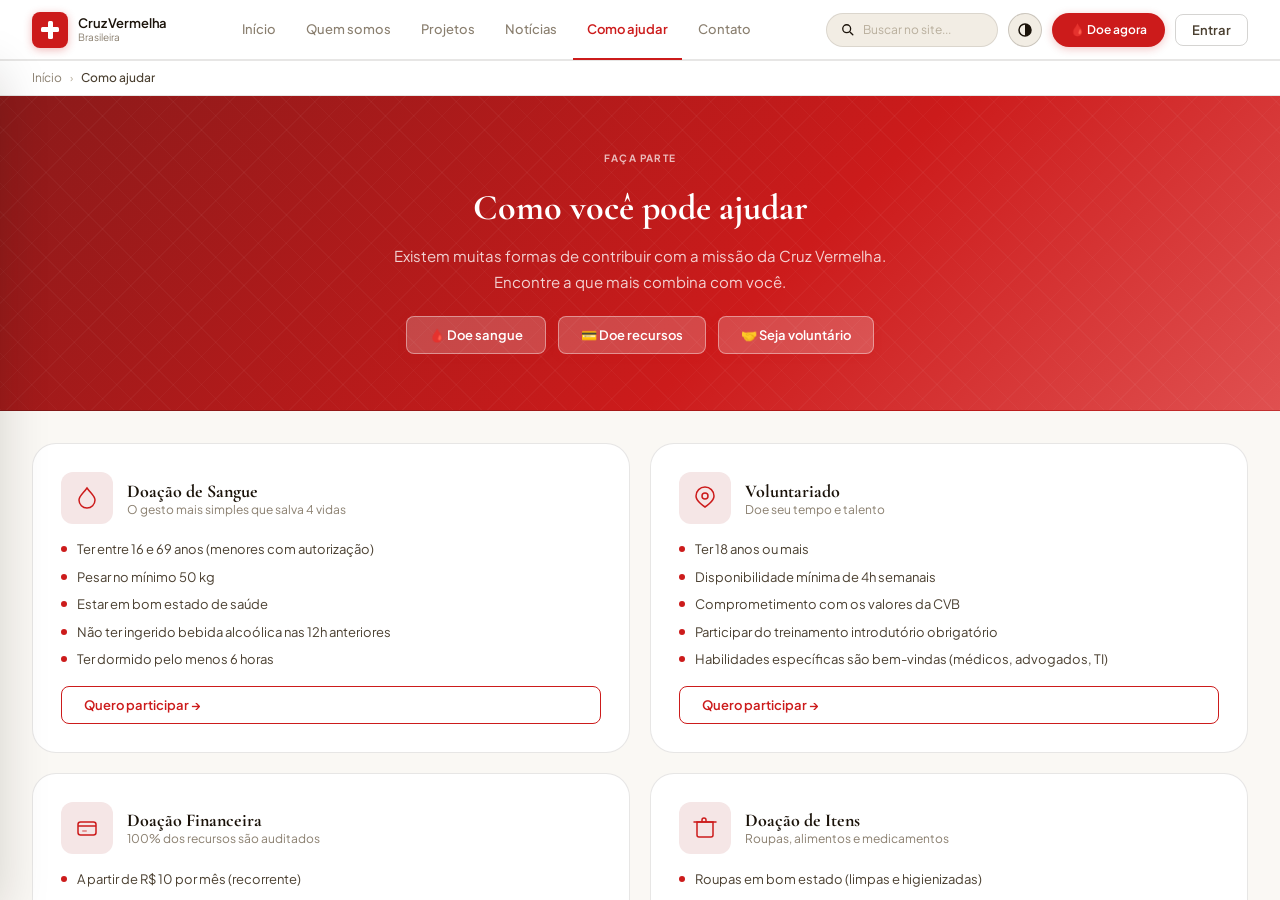
<file: pages/como-ajudar.html>
<!DOCTYPE html>
<html lang="pt-BR">
<head>
  <meta charset="UTF-8">
  <meta name="viewport" content="width=device-width, initial-scale=1.0">
  <title>Como Ajudar — Cruz Vermelha Brasileira</title>
  <link rel="preconnect" href="https://fonts.googleapis.com">
  <link rel="preconnect" href="https://fonts.gstatic.com" crossorigin>
  <link href="https://fonts.googleapis.com/css2?family=Cormorant+Garamond:ital,wght@0,400;0,600;0,700;1,400;1,600&family=Plus+Jakarta+Sans:wght@300;400;500;600;700&display=swap" rel="stylesheet">
  <link rel="stylesheet" href="../css/style.css">
</head>
<body>
<div id="transition"></div>
<div id="modal-overlay" role="dialog" aria-modal="true">
  <div class="modal">
    <div class="modal-header">
      <div><div class="modal-title">Como você quer ajudar?</div><div class="modal-subtitle">Toda doação salva vidas</div></div>
      <div class="modal-close" id="modal-close">×</div>
    </div>
    <div class="modal-tabs">
      <div class="modal-tab active" data-tab="sangue">🩸 Doação de Sangue</div>
      <div class="modal-tab" data-tab="financeiro">💳 Doação Financeira</div>
    </div>
    <div class="modal-body">
      <div class="modal-panel active" id="modal-panel-sangue">
        <div class="modal-row">
          <div class="modal-field"><div class="modal-label">Nome completo *</div><input class="modal-input" type="text" placeholder="Seu nome completo"></div>
          <div class="modal-field"><div class="modal-label">Data de nascimento *</div><input class="modal-input" type="date"></div>
        </div>
        <div class="modal-row">
          <div class="modal-field"><div class="modal-label">Tipo sanguíneo</div><select class="modal-select"><option>Selecione</option><option>A+</option><option>A-</option><option>B+</option><option>B-</option><option>AB+</option><option>AB-</option><option>O+</option><option>O-</option></select></div>
          <div class="modal-field"><div class="modal-label">Telefone *</div><input class="modal-input" type="tel" placeholder="(11) 99999-0000"></div>
        </div>
        <div class="modal-hint">✓ Respondemos em até 1 dia útil para confirmar seu agendamento.</div>
      </div>
      <div class="modal-panel" id="modal-panel-financeiro">
        <div class="modal-field"><div class="modal-label">Valor da doação</div><div class="amount-pills"><div class="amount-pill" onclick="selectPill(this)">R$ 25</div><div class="amount-pill selected" onclick="selectPill(this)">R$ 50</div><div class="amount-pill" onclick="selectPill(this)">R$ 100</div><div class="amount-pill" onclick="selectPill(this)">Outro valor</div></div></div>
        <div class="modal-hint">✓ Recibo de doação emitido automaticamente após confirmação.</div>
      </div>
    </div>
    <div class="modal-footer">
      <button class="btn-ghost" id="modal-cancel">Cancelar</button>
      <button class="btn-primary">Confirmar doação →</button>
    </div>
  </div>
</div>
<!-- POPUP DE CONFIRMAÇÃO -->
<div id="confirm-overlay" role="dialog" aria-modal="true" aria-labelledby="confirm-title">
  <div class="confirm-popup" id="confirm-popup">
    <!-- Conteúdo injetado via JS -->
  </div>
</div>

<div id="drawer-overlay"></div>
<div id="mobile-drawer">
  <nav class="drawer-nav" id="drawer-nav"></nav>
  <div class="drawer-actions">
    <button class="btn-primary" style="width:100%;justify-content:center;" data-modal="true">🩸 Doe sangue</button>
  </div>
</div>
<div id="app"></div>
<script>window._initialRoute = 'como-ajudar';</script>
<script src="../js/pages.js"></script>
<script src="../js/app.js"></script>
</body>
</html>
</file>
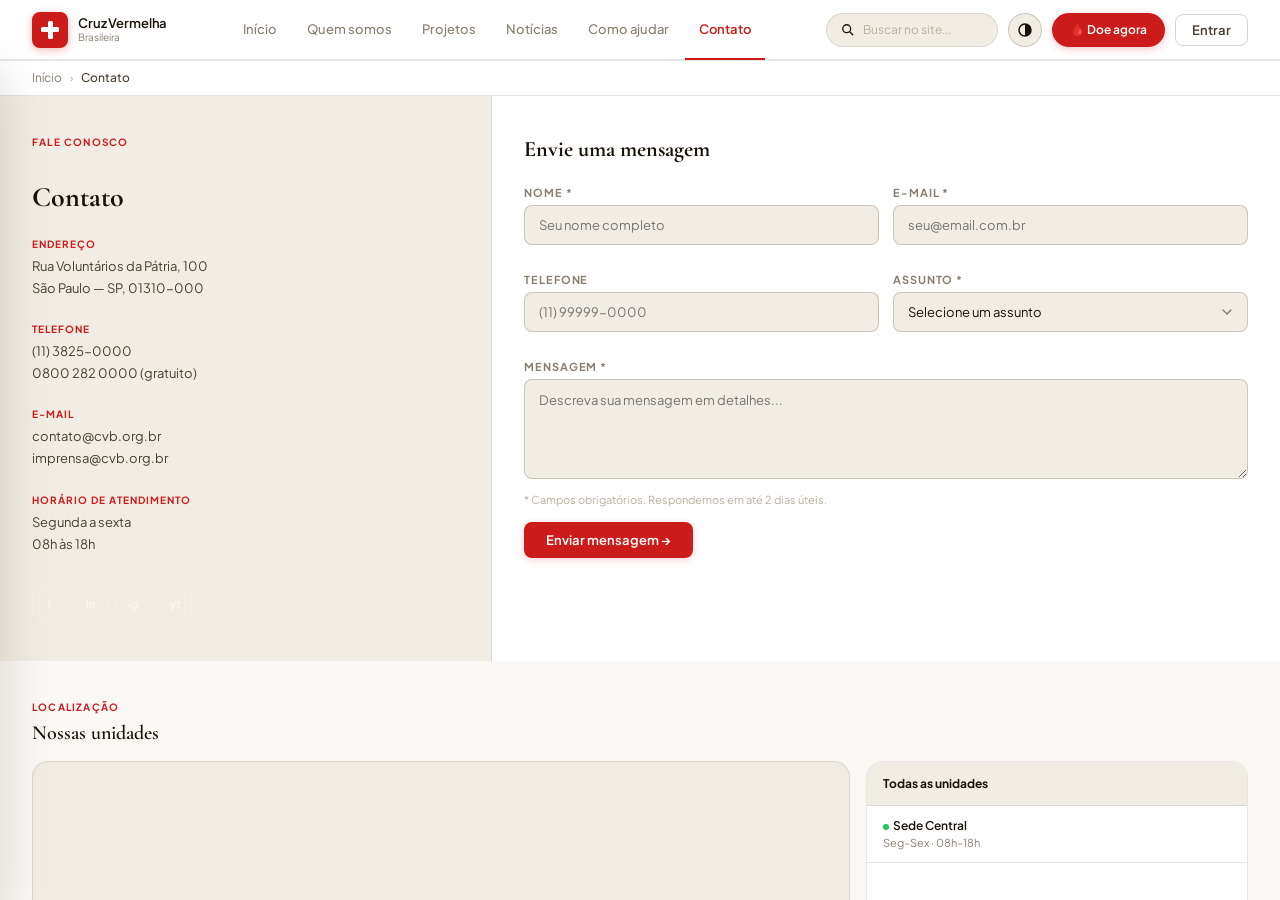
<file: pages/contato.html>
<!DOCTYPE html>
<html lang="pt-BR">
<head>
  <meta charset="UTF-8">
  <meta name="viewport" content="width=device-width, initial-scale=1.0">
  <title>Contato — Cruz Vermelha Brasileira</title>
  <link rel="preconnect" href="https://fonts.googleapis.com">
  <link rel="preconnect" href="https://fonts.gstatic.com" crossorigin>
  <link href="https://fonts.googleapis.com/css2?family=Cormorant+Garamond:ital,wght@0,400;0,600;0,700;1,400;1,600&family=Plus+Jakarta+Sans:wght@300;400;500;600;700&display=swap" rel="stylesheet">
  <link rel="stylesheet" href="../css/style.css">
</head>
<body>
<div id="transition"></div>
<div id="modal-overlay" role="dialog" aria-modal="true">
  <div class="modal">
    <div class="modal-header">
      <div><div class="modal-title">Como você quer ajudar?</div><div class="modal-subtitle">Toda doação salva vidas</div></div>
      <div class="modal-close" id="modal-close">×</div>
    </div>
    <div class="modal-tabs">
      <div class="modal-tab active" data-tab="sangue">🩸 Doação de Sangue</div>
      <div class="modal-tab" data-tab="financeiro">💳 Doação Financeira</div>
    </div>
    <div class="modal-body">
      <div class="modal-panel active" id="modal-panel-sangue">
        <div class="modal-row">
          <div class="modal-field"><div class="modal-label">Nome completo *</div><input class="modal-input" type="text" placeholder="Seu nome completo"></div>
          <div class="modal-field"><div class="modal-label">Data de nascimento *</div><input class="modal-input" type="date"></div>
        </div>
        <div class="modal-row">
          <div class="modal-field"><div class="modal-label">Tipo sanguíneo</div><select class="modal-select"><option>Selecione</option><option>A+</option><option>A-</option><option>B+</option><option>B-</option><option>AB+</option><option>AB-</option><option>O+</option><option>O-</option></select></div>
          <div class="modal-field"><div class="modal-label">Telefone *</div><input class="modal-input" type="tel" placeholder="(11) 99999-0000"></div>
        </div>
        <div class="modal-hint">✓ Respondemos em até 1 dia útil para confirmar seu agendamento.</div>
      </div>
      <div class="modal-panel" id="modal-panel-financeiro">
        <div class="modal-field"><div class="modal-label">Valor da doação</div><div class="amount-pills"><div class="amount-pill" onclick="selectPill(this)">R$ 25</div><div class="amount-pill selected" onclick="selectPill(this)">R$ 50</div><div class="amount-pill" onclick="selectPill(this)">R$ 100</div><div class="amount-pill" onclick="selectPill(this)">Outro valor</div></div></div>
        <div class="modal-hint">✓ Recibo de doação emitido automaticamente após confirmação.</div>
      </div>
    </div>
    <div class="modal-footer">
      <button class="btn-ghost" id="modal-cancel">Cancelar</button>
      <button class="btn-primary">Confirmar doação →</button>
    </div>
  </div>
</div>
<div id="drawer-overlay"></div>
<div id="mobile-drawer">
  <nav class="drawer-nav" id="drawer-nav"></nav>
  <div class="drawer-actions">
    <button class="btn-primary" style="width:100%;justify-content:center;" data-modal="true">🩸 Doe sangue</button>
  </div>
</div>
<div id="app"></div>
<script>window._initialRoute = 'contato';</script>
<script src="../js/pages.js"></script>
<script src="../js/app.js"></script>
</body>
</html>
</file>
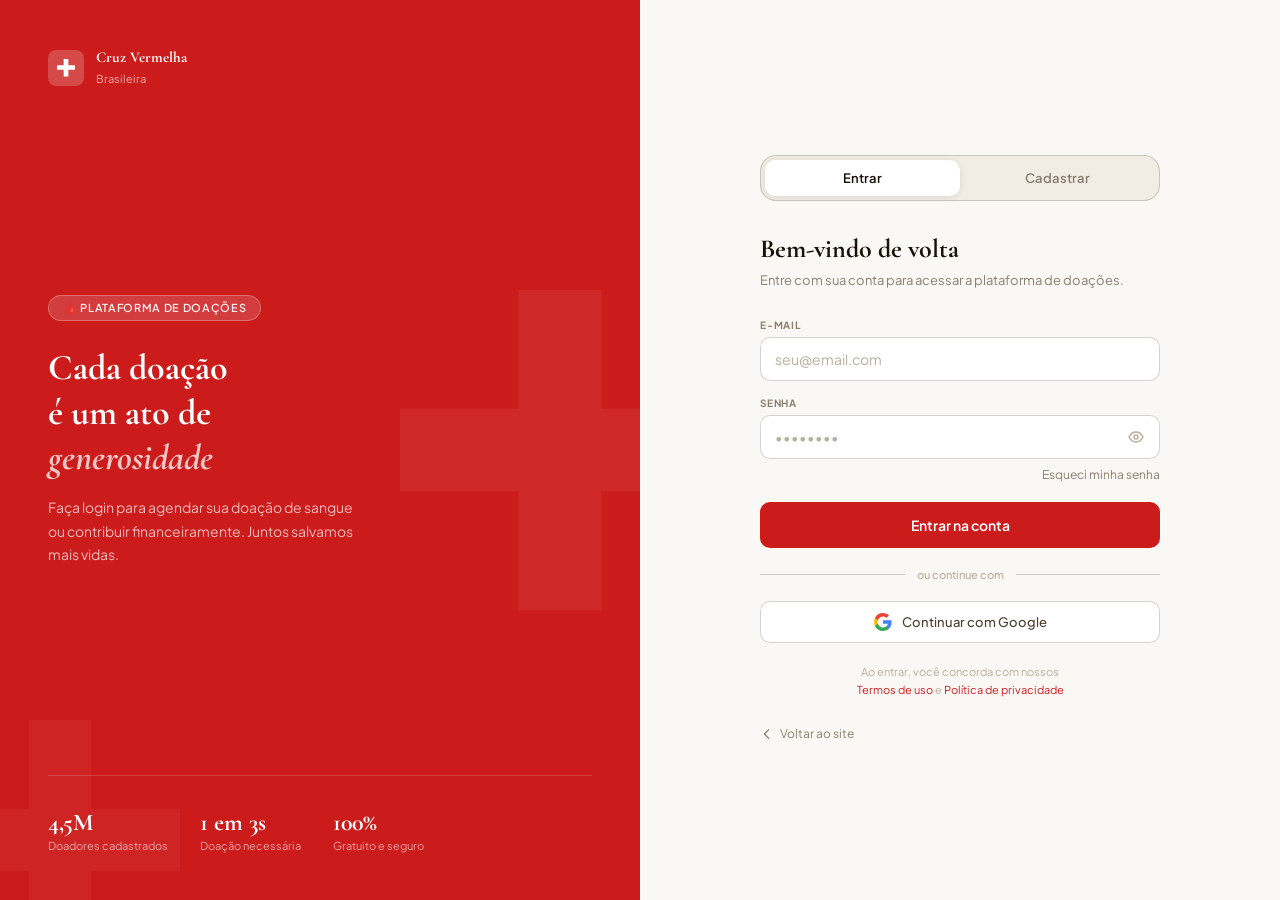
<file: pages/login.html>
<!DOCTYPE html>
<html lang="pt-BR">
<head>
  <meta charset="UTF-8">
  <meta name="viewport" content="width=device-width, initial-scale=1.0">
  <title>Entrar — Cruz Vermelha Brasileira</title>
  <link rel="preconnect" href="https://fonts.googleapis.com">
  <link rel="preconnect" href="https://fonts.gstatic.com" crossorigin>
  <link href="https://fonts.googleapis.com/css2?family=Cormorant+Garamond:ital,wght@0,400;0,600;0,700;1,400;1,600&family=Plus+Jakarta+Sans:wght@300;400;500;600;700&display=swap" rel="stylesheet">
  <style>
    *, *::before, *::after { box-sizing: border-box; margin: 0; padding: 0; }

    :root {
      --red:       #CC1B1B;
      --red-dark:  #A31515;
      --red-light: #F5E6E6;
      --red-mid:   #E8C4C4;
      --cream:     #FAF8F4;
      --cream2:    #F2EDE4;
      --cream3:    #E8E0D0;
      --ink:       #1A1209;
      --ink2:      #4A3F30;
      --ink3:      #8A7F6F;
      --ink4:      #B8AE9C;
      --white:     #FFFFFF;
      --border:    rgba(26,18,9,0.10);
      --border2:   rgba(26,18,9,0.18);
      --shadow-lg: 0 12px 48px rgba(26,18,9,0.16);
      --r:         10px;
      --r-lg:      16px;
      --r-xl:      24px;
      --font-disp: 'Cormorant Garamond', Georgia, serif;
      --font-body: 'Plus Jakarta Sans', system-ui, sans-serif;
    }

    html, body {
      width: 100%; min-height: 100%;
      font-family: var(--font-body);
      background: var(--cream);
      color: var(--ink);
    }

    /* ── LAYOUT SPLIT ── */
    .login-page {
      display: grid;
      grid-template-columns: 1fr 1fr;
      min-height: 100vh;
    }

    /* ── PAINEL ESQUERDO ── */
    .login-left {
      background: var(--red);
      position: relative;
      display: flex;
      flex-direction: column;
      justify-content: space-between;
      padding: 48px;
      overflow: hidden;
    }

    /* Cruz decorativa de fundo */
    .login-left::before {
      content: '';
      position: absolute;
      right: -80px; top: 50%;
      transform: translateY(-50%);
      width: 320px; height: 320px;
      background: rgba(255,255,255,0.06);
      clip-path: polygon(
        37% 0%, 63% 0%, 63% 37%, 100% 37%,
        100% 63%, 63% 63%, 63% 100%, 37% 100%,
        37% 63%, 0% 63%, 0% 37%, 37% 37%
      );
      animation: rotateSlow 40s linear infinite;
    }
    .login-left::after {
      content: '';
      position: absolute;
      left: -60px; bottom: -60px;
      width: 240px; height: 240px;
      background: rgba(255,255,255,0.04);
      clip-path: polygon(
        37% 0%, 63% 0%, 63% 37%, 100% 37%,
        100% 63%, 63% 63%, 63% 100%, 37% 100%,
        37% 63%, 0% 63%, 0% 37%, 37% 37%
      );
    }
    @keyframes rotateSlow {
      to { transform: translateY(-50%) rotate(360deg); }
    }

    .left-logo {
      display: flex;
      align-items: center;
      gap: 12px;
      text-decoration: none;
      position: relative; z-index: 1;
    }
    .left-logo-box {
      width: 36px; height: 36px;
      background: rgba(255,255,255,0.2);
      border-radius: 8px;
      display: flex; align-items: center; justify-content: center;
      flex-shrink: 0;
    }
    .left-logo-cross {
      width: 18px; height: 18px;
      background: white;
      clip-path: polygon(
        37% 0%, 63% 0%, 63% 37%, 100% 37%,
        100% 63%, 63% 63%, 63% 100%, 37% 100%,
        37% 63%, 0% 63%, 0% 37%, 37% 37%
      );
    }
    .left-logo-text strong {
      display: block;
      font-family: var(--font-disp);
      font-size: 15px;
      color: white;
      font-weight: 700;
    }
    .left-logo-text span {
      font-size: 11px;
      color: rgba(255,255,255,0.65);
    }

    .left-hero {
      position: relative; z-index: 1;
    }
    .left-tag {
      display: inline-flex;
      align-items: center;
      gap: 6px;
      background: rgba(255,255,255,0.15);
      border: 1px solid rgba(255,255,255,0.25);
      border-radius: 24px;
      padding: 5px 14px;
      font-size: 11px;
      font-weight: 600;
      color: rgba(255,255,255,0.9);
      letter-spacing: 0.06em;
      text-transform: uppercase;
      margin-bottom: 24px;
    }
    .left-title {
      font-family: var(--font-disp);
      font-size: 36px;
      font-weight: 700;
      color: white;
      line-height: 1.25;
      margin-bottom: 16px;
    }
    .left-title em {
      font-style: italic;
      color: rgba(255,255,255,0.75);
    }
    .left-desc {
      font-size: 14px;
      color: rgba(255,255,255,0.7);
      line-height: 1.7;
      max-width: 320px;
    }

    .left-stats {
      display: flex;
      gap: 32px;
      position: relative; z-index: 1;
      padding-top: 32px;
      border-top: 1px solid rgba(255,255,255,0.15);
    }
    .left-stat-value {
      font-family: var(--font-disp);
      font-size: 24px;
      font-weight: 700;
      color: white;
    }
    .left-stat-label {
      font-size: 11px;
      color: rgba(255,255,255,0.6);
      margin-top: 2px;
    }

    /* ── PAINEL DIREITO ── */
    .login-right {
      display: flex;
      flex-direction: column;
      justify-content: center;
      align-items: center;
      padding: 48px 40px;
      background: var(--cream);
    }

    .login-card {
      width: 100%;
      max-width: 400px;
    }

    /* Tabs: Entrar / Cadastrar */
    .auth-tabs {
      display: flex;
      background: var(--cream2);
      border: 1px solid var(--border2);
      border-radius: var(--r-lg);
      padding: 4px;
      margin-bottom: 32px;
    }
    .auth-tab {
      flex: 1;
      text-align: center;
      padding: 10px;
      font-size: 13px;
      font-weight: 600;
      color: var(--ink3);
      border-radius: 10px;
      cursor: pointer;
      transition: all 0.2s;
      user-select: none;
    }
    .auth-tab.active {
      background: var(--white);
      color: var(--ink);
      box-shadow: 0 1px 6px rgba(26,18,9,0.10);
    }

    /* Painéis */
    .auth-panel { display: none; }
    .auth-panel.active { display: block; }

    .form-title {
      font-family: var(--font-disp);
      font-size: 26px;
      font-weight: 700;
      color: var(--ink);
      margin-bottom: 6px;
    }
    .form-subtitle {
      font-size: 13px;
      color: var(--ink3);
      margin-bottom: 28px;
      line-height: 1.6;
    }

    .field {
      margin-bottom: 16px;
    }
    .field-label {
      display: block;
      font-size: 10px;
      font-weight: 700;
      color: var(--ink3);
      text-transform: uppercase;
      letter-spacing: 0.08em;
      margin-bottom: 6px;
    }
    .field-input {
      width: 100%;
      padding: 12px 14px;
      background: var(--white);
      border: 1.5px solid var(--border2);
      border-radius: var(--r);
      font-family: var(--font-body);
      font-size: 14px;
      color: var(--ink);
      transition: border-color 0.15s, box-shadow 0.15s;
      outline: none;
    }
    .field-input::placeholder { color: var(--ink4); }
    .field-input:focus {
      border-color: var(--red);
      box-shadow: 0 0 0 3px rgba(204,27,27,0.10);
    }
    .field-input.error {
      border-color: var(--red);
      background: var(--red-light);
    }

    .field-row {
      display: grid;
      grid-template-columns: 1fr 1fr;
      gap: 12px;
    }

    .password-wrap {
      position: relative;
    }
    .password-wrap .field-input {
      padding-right: 42px;
    }
    .toggle-pass {
      position: absolute;
      right: 12px; top: 50%;
      transform: translateY(-50%);
      background: none;
      border: none;
      cursor: pointer;
      color: var(--ink4);
      padding: 4px;
      display: flex; align-items: center;
      transition: color 0.15s;
    }
    .toggle-pass:hover { color: var(--ink2); }

    .forgot-link {
      display: block;
      text-align: right;
      font-size: 12px;
      color: var(--ink3);
      text-decoration: none;
      margin-top: -8px;
      margin-bottom: 20px;
      transition: color 0.15s;
    }
    .forgot-link:hover { color: var(--red); }

    /* Mensagem de erro */
    .error-msg {
      display: none;
      align-items: center;
      gap: 8px;
      background: var(--red-light);
      border: 1px solid var(--red-mid);
      border-radius: var(--r);
      padding: 10px 14px;
      font-size: 12px;
      color: var(--red-dark);
      font-weight: 500;
      margin-bottom: 16px;
    }
    .error-msg.visible { display: flex; }

    /* Botão principal */
    .btn-login {
      width: 100%;
      padding: 14px;
      background: var(--red);
      color: white;
      border: none;
      border-radius: var(--r);
      font-family: var(--font-body);
      font-size: 14px;
      font-weight: 600;
      cursor: pointer;
      transition: background 0.15s, transform 0.15s, box-shadow 0.15s;
      display: flex; align-items: center; justify-content: center; gap: 8px;
    }
    .btn-login:hover {
      background: var(--red-dark);
      transform: translateY(-1px);
      box-shadow: 0 4px 16px rgba(204,27,27,0.28);
    }
    .btn-login:active { transform: translateY(0); }
    .btn-login:disabled {
      opacity: 0.6;
      cursor: not-allowed;
      transform: none;
    }

    /* Spinner */
    .spinner {
      width: 16px; height: 16px;
      border: 2px solid rgba(255,255,255,0.4);
      border-top-color: white;
      border-radius: 50%;
      animation: spin 0.7s linear infinite;
    }
    @keyframes spin { to { transform: rotate(360deg); } }

    /* Divider */
    .divider {
      display: flex;
      align-items: center;
      gap: 12px;
      margin: 20px 0;
      color: var(--ink4);
      font-size: 11px;
      font-weight: 500;
    }
    .divider::before, .divider::after {
      content: '';
      flex: 1;
      height: 1px;
      background: var(--border2);
    }

    /* Social */
    .btn-social {
      width: 100%;
      padding: 11px 14px;
      background: var(--white);
      border: 1.5px solid var(--border2);
      border-radius: var(--r);
      font-family: var(--font-body);
      font-size: 13px;
      font-weight: 500;
      color: var(--ink2);
      cursor: pointer;
      display: flex; align-items: center; justify-content: center; gap: 10px;
      transition: border-color 0.15s, background 0.15s;
      text-decoration: none;
    }
    .btn-social:hover { border-color: var(--ink3); background: var(--cream2); }
    .btn-social svg { flex-shrink: 0; }

    /* Termos */
    .terms-text {
      font-size: 11px;
      color: var(--ink4);
      text-align: center;
      margin-top: 20px;
      line-height: 1.6;
    }
    .terms-text a { color: var(--red); text-decoration: none; }
    .terms-text a:hover { text-decoration: underline; }

    /* Voltar ao site */
    .back-link {
      display: inline-flex;
      align-items: center;
      gap: 6px;
      font-size: 12px;
      color: var(--ink3);
      text-decoration: none;
      margin-top: 28px;
      transition: color 0.15s;
    }
    .back-link:hover { color: var(--ink); }

    /* Checkbox */
    .checkbox-wrap {
      display: flex;
      align-items: flex-start;
      gap: 10px;
      margin-bottom: 20px;
    }
    .checkbox-wrap input[type="checkbox"] {
      width: 16px; height: 16px;
      accent-color: var(--red);
      margin-top: 2px;
      flex-shrink: 0;
      cursor: pointer;
    }
    .checkbox-wrap label {
      font-size: 12px;
      color: var(--ink3);
      cursor: pointer;
      line-height: 1.5;
    }
    .checkbox-wrap label a { color: var(--red); text-decoration: none; }

    /* Animação de entrada */
    .login-card > * {
      animation: fadeUp 0.4s ease both;
    }
    .login-card > *:nth-child(1) { animation-delay: 0.05s; }
    .login-card > *:nth-child(2) { animation-delay: 0.10s; }
    .login-card > *:nth-child(3) { animation-delay: 0.15s; }
    @keyframes fadeUp {
      from { opacity: 0; transform: translateY(10px); }
      to   { opacity: 1; transform: translateY(0); }
    }

    /* ── RESPONSIVE ── */
    @media (max-width: 768px) {
      .login-page { grid-template-columns: 1fr; }
      .login-left { display: none; }
      .login-right { padding: 32px 24px; justify-content: flex-start; padding-top: 48px; }
    }
  </style>
</head>
<body>

<div class="login-page">

  <!-- ── PAINEL ESQUERDO ── -->
  <div class="login-left">
    <a href="../index.html" class="left-logo">
      <div class="left-logo-box"><div class="left-logo-cross"></div></div>
      <div class="left-logo-text">
        <strong>Cruz Vermelha</strong>
        <span>Brasileira</span>
      </div>
    </a>

    <div class="left-hero">
      <div class="left-tag">🩸 Plataforma de doações</div>
      <div class="left-title">
        Cada doação<br>é um ato de<br><em>generosidade</em>
      </div>
      <p class="left-desc">
        Faça login para agendar sua doação de sangue ou contribuir financeiramente. Juntos salvamos mais vidas.
      </p>
    </div>

    <div class="left-stats">
      <div>
        <div class="left-stat-value">4,5M</div>
        <div class="left-stat-label">Doadores cadastrados</div>
      </div>
      <div>
        <div class="left-stat-value">1 em 3s</div>
        <div class="left-stat-label">Doação necessária</div>
      </div>
      <div>
        <div class="left-stat-value">100%</div>
        <div class="left-stat-label">Gratuito e seguro</div>
      </div>
    </div>
  </div>

  <!-- ── PAINEL DIREITO ── -->
  <div class="login-right">
    <div class="login-card">

      <!-- Tabs -->
      <div class="auth-tabs">
        <div class="auth-tab active" data-panel="entrar">Entrar</div>
        <div class="auth-tab" data-panel="cadastrar">Cadastrar</div>
      </div>

      <!-- ═══ PAINEL: ENTRAR ═══ -->
      <div class="auth-panel active" id="panel-entrar">
        <div class="form-title">Bem-vindo de volta</div>
        <div class="form-subtitle">Entre com sua conta para acessar a plataforma de doações.</div>

        <div class="error-msg" id="login-error">
          <svg width="14" height="14" viewBox="0 0 16 16" fill="none">
            <circle cx="8" cy="8" r="7" stroke="currentColor" stroke-width="1.5"/>
            <path d="M8 5v4M8 11v.5" stroke="currentColor" stroke-width="1.5" stroke-linecap="round"/>
          </svg>
          E-mail ou senha incorretos. Tente novamente.
        </div>

        <div class="field">
          <label class="field-label" for="login-email">E-mail</label>
          <input class="field-input" id="login-email" type="email" placeholder="seu@email.com" autocomplete="email">
        </div>

        <div class="field">
          <label class="field-label" for="login-senha">Senha</label>
          <div class="password-wrap">
            <input class="field-input" id="login-senha" type="password" placeholder="••••••••" autocomplete="current-password">
            <button class="toggle-pass" type="button" onclick="togglePassword('login-senha', this)" aria-label="Mostrar senha">
              <svg width="16" height="16" viewBox="0 0 16 16" fill="none">
                <path d="M1 8s2.5-5 7-5 7 5 7 5-2.5 5-7 5-7-5-7-5z" stroke="currentColor" stroke-width="1.4"/>
                <circle cx="8" cy="8" r="2" stroke="currentColor" stroke-width="1.4"/>
              </svg>
            </button>
          </div>
        </div>

        <a href="#" class="forgot-link" onclick="showForgot(event)">Esqueci minha senha</a>

        <button class="btn-login" id="btn-entrar" onclick="handleLogin()">
          Entrar na conta
        </button>

        <div class="divider">ou continue com</div>

        <button class="btn-social" type="button">
          <svg width="18" height="18" viewBox="0 0 18 18">
            <path d="M17.64 9.2c0-.637-.057-1.251-.164-1.84H9v3.481h4.844c-.209 1.125-.843 2.078-1.796 2.716v2.259h2.908c1.702-1.567 2.684-3.875 2.684-6.615z" fill="#4285F4"/>
            <path d="M9 18c2.43 0 4.467-.806 5.956-2.184l-2.908-2.259c-.806.54-1.837.86-3.048.86-2.344 0-4.328-1.584-5.036-3.711H.957v2.332A8.997 8.997 0 0 0 9 18z" fill="#34A853"/>
            <path d="M3.964 10.706A5.41 5.41 0 0 1 3.682 9c0-.593.102-1.17.282-1.706V4.962H.957A8.996 8.996 0 0 0 0 9c0 1.452.348 2.827.957 4.038l3.007-2.332z" fill="#FBBC05"/>
            <path d="M9 3.58c1.321 0 2.508.454 3.44 1.345l2.582-2.58C13.463.891 11.426 0 9 0A8.997 8.997 0 0 0 .957 4.962L3.964 7.294C4.672 5.163 6.656 3.58 9 3.58z" fill="#EA4335"/>
          </svg>
          Continuar com Google
        </button>

        <p class="terms-text">
          Ao entrar, você concorda com nossos<br>
          <a href="#">Termos de uso</a> e <a href="#">Política de privacidade</a>
        </p>

        <a href="../index.html" class="back-link">
          <svg width="14" height="14" viewBox="0 0 16 16" fill="none">
            <path d="M10 3L5 8l5 5" stroke="currentColor" stroke-width="1.5" stroke-linecap="round" stroke-linejoin="round"/>
          </svg>
          Voltar ao site
        </a>
      </div>

      <!-- ═══ PAINEL: CADASTRAR ═══ -->
      <div class="auth-panel" id="panel-cadastrar">
        <div class="form-title">Criar conta</div>
        <div class="form-subtitle">Cadastre-se para agendar doações e acompanhar seu histórico.</div>

        <div class="field-row">
          <div class="field">
            <label class="field-label" for="cad-nome">Nome</label>
            <input class="field-input" id="cad-nome" type="text" placeholder="João">
          </div>
          <div class="field">
            <label class="field-label" for="cad-sobrenome">Sobrenome</label>
            <input class="field-input" id="cad-sobrenome" type="text" placeholder="Silva">
          </div>
        </div>

        <div class="field">
          <label class="field-label" for="cad-email">E-mail</label>
          <input class="field-input" id="cad-email" type="email" placeholder="seu@email.com">
        </div>

        <div class="field">
          <label class="field-label" for="cad-cpf">CPF</label>
          <input class="field-input" id="cad-cpf" type="text" placeholder="000.000.000-00" maxlength="14" oninput="maskCPF(this)">
        </div>

        <div class="field">
          <label class="field-label" for="cad-senha">Senha</label>
          <div class="password-wrap">
            <input class="field-input" id="cad-senha" type="password" placeholder="Mínimo 8 caracteres">
            <button class="toggle-pass" type="button" onclick="togglePassword('cad-senha', this)" aria-label="Mostrar senha">
              <svg width="16" height="16" viewBox="0 0 16 16" fill="none">
                <path d="M1 8s2.5-5 7-5 7 5 7 5-2.5 5-7 5-7-5-7-5z" stroke="currentColor" stroke-width="1.4"/>
                <circle cx="8" cy="8" r="2" stroke="currentColor" stroke-width="1.4"/>
              </svg>
            </button>
          </div>
        </div>

        <div class="checkbox-wrap">
          <input type="checkbox" id="cad-termos">
          <label for="cad-termos">
            Li e aceito os <a href="#">Termos de uso</a> e a <a href="#">Política de privacidade</a> da Cruz Vermelha Brasileira.
          </label>
        </div>

        <button class="btn-login" id="btn-cadastrar" onclick="handleCadastro()">
          Criar conta grátis
        </button>

        <a href="../index.html" class="back-link">
          <svg width="14" height="14" viewBox="0 0 16 16" fill="none">
            <path d="M10 3L5 8l5 5" stroke="currentColor" stroke-width="1.5" stroke-linecap="round" stroke-linejoin="round"/>
          </svg>
          Voltar ao site
        </a>
      </div>

    </div>
  </div>

</div>

<!-- MODAL DE SUCESSO PÓS-LOGIN -->
<div id="success-overlay" style="
  position:fixed; inset:0;
  background: rgba(26,18,9,0.5);
  backdrop-filter: blur(4px);
  z-index: 999;
  display:flex; align-items:center; justify-content:center;
  opacity:0; pointer-events:none;
  transition: opacity 0.3s;
">
  <div id="success-box" style="
    background: #fff;
    border-radius: 24px;
    padding: 40px 36px;
    max-width: 360px; width: 90%;
    text-align: center;
    box-shadow: 0 24px 64px rgba(26,18,9,0.2);
    transform: scale(0.9);
    transition: transform 0.3s cubic-bezier(0.34,1.56,0.64,1);
  ">
    <div style="font-size:52px; margin-bottom:16px; animation: popIn 0.4s cubic-bezier(0.34,1.56,0.64,1) both;">🩸</div>
    <div id="success-title" style="font-family:'Cormorant Garamond',serif; font-size:22px; font-weight:700; color:#1A1209; margin-bottom:8px;">
      Login realizado!
    </div>
    <div id="success-desc" style="font-size:13px; color:#8A7F6F; line-height:1.6; margin-bottom:24px;">
      Bem-vindo de volta! Você será redirecionado para a página de doações.
    </div>
    <button onclick="goToDonate()" style="
      width:100%; padding:13px;
      background:#CC1B1B; color:#fff;
      border:none; border-radius:10px;
      font-family:'Plus Jakarta Sans',sans-serif; font-size:14px; font-weight:600;
      cursor:pointer;
      transition: background 0.15s;
    " onmouseover="this.style.background='#A31515'" onmouseout="this.style.background='#CC1B1B'">
      Ir para doações →
    </button>
  </div>
</div>

<script>
  /* ── TABS ── */
  document.querySelectorAll('.auth-tab').forEach(tab => {
    tab.addEventListener('click', function() {
      document.querySelectorAll('.auth-tab').forEach(t => t.classList.remove('active'));
      document.querySelectorAll('.auth-panel').forEach(p => p.classList.remove('active'));
      this.classList.add('active');
      document.getElementById('panel-' + this.dataset.panel).classList.add('active');
      document.getElementById('login-error').classList.remove('visible');
    });
  });

  /* ── TOGGLE SENHA ── */
  function togglePassword(id, btn) {
    const input = document.getElementById(id);
    const isPass = input.type === 'password';
    input.type = isPass ? 'text' : 'password';
    btn.innerHTML = isPass
      ? `<svg width="16" height="16" viewBox="0 0 16 16" fill="none">
           <path d="M2 2l12 12M6.5 6.7A2 2 0 0 0 9.3 9.5M4.2 4.3C2.6 5.4 1 8 1 8s2.5 5 7 5c1.4 0 2.7-.4 3.8-1.2M7 3.1C7.3 3 7.7 3 8 3c4.5 0 7 5 7 5s-.7 1.4-1.9 2.7" stroke="currentColor" stroke-width="1.4" stroke-linecap="round"/>
         </svg>`
      : `<svg width="16" height="16" viewBox="0 0 16 16" fill="none">
           <path d="M1 8s2.5-5 7-5 7 5 7 5-2.5 5-7 5-7-5-7-5z" stroke="currentColor" stroke-width="1.4"/>
           <circle cx="8" cy="8" r="2" stroke="currentColor" stroke-width="1.4"/>
         </svg>`;
  }

  /* ── MÁSCARA CPF ── */
  function maskCPF(input) {
    let v = input.value.replace(/\D/g, '');
    if (v.length > 9) v = v.replace(/(\d{3})(\d{3})(\d{3})(\d{0,2})/, '$1.$2.$3-$4');
    else if (v.length > 6) v = v.replace(/(\d{3})(\d{3})(\d{0,3})/, '$1.$2.$3');
    else if (v.length > 3) v = v.replace(/(\d{3})(\d{0,3})/, '$1.$2');
    input.value = v;
  }

  /* ── ESQUECI SENHA ── */
  function showForgot(e) {
    e.preventDefault();
    const email = document.getElementById('login-email').value.trim();
    alert(email
      ? `Se o e-mail "${email}" estiver cadastrado, você receberá um link de redefinição em breve.`
      : 'Digite seu e-mail no campo acima e clique em "Esqueci minha senha" novamente.'
    );
  }

  /* ── LOGIN ── */
  function handleLogin() {
    const email  = document.getElementById('login-email').value.trim();
    const senha  = document.getElementById('login-senha').value;
    const errEl  = document.getElementById('login-error');
    const btn    = document.getElementById('btn-entrar');

    errEl.classList.remove('visible');
    document.getElementById('login-email').classList.remove('error');
    document.getElementById('login-senha').classList.remove('error');

    if (!email || !senha) {
      if (!email) document.getElementById('login-email').classList.add('error');
      if (!senha) document.getElementById('login-senha').classList.add('error');
      errEl.textContent = 'Preencha todos os campos obrigatórios.';
      errEl.classList.add('visible');
      return;
    }

    /* Simula loading */
    btn.disabled = true;
    btn.innerHTML = '<div class="spinner"></div> Entrando...';

    setTimeout(() => {
      /* Demo: qualquer senha com 3+ chars é aceita */
      if (senha.length >= 3) {
        sessionStorage.setItem('cvb_logged', '1');
        sessionStorage.setItem('cvb_user', email.split('@')[0]);
        showSuccess(email.split('@')[0]);
      } else {
        btn.disabled = false;
        btn.innerHTML = 'Entrar na conta';
        errEl.textContent = 'E-mail ou senha incorretos. Tente novamente.';
        errEl.classList.add('visible');
        document.getElementById('login-email').classList.add('error');
        document.getElementById('login-senha').classList.add('error');
      }
    }, 1200);
  }

  /* ── CADASTRO ── */
  function handleCadastro() {
    const nome   = document.getElementById('cad-nome').value.trim();
    const email  = document.getElementById('cad-email').value.trim();
    const senha  = document.getElementById('cad-senha').value;
    const termos = document.getElementById('cad-termos').checked;
    const btn    = document.getElementById('btn-cadastrar');

    if (!nome || !email || !senha || !termos) {
      alert('Preencha todos os campos e aceite os termos para continuar.');
      return;
    }
    if (senha.length < 8) {
      alert('A senha deve ter no mínimo 8 caracteres.');
      return;
    }

    btn.disabled = true;
    btn.innerHTML = '<div class="spinner"></div> Criando conta...';

    setTimeout(() => {
      sessionStorage.setItem('cvb_logged', '1');
      sessionStorage.setItem('cvb_user', nome);
      showSuccess(nome, true);
    }, 1400);
  }

  /* ── POPUP DE SUCESSO ── */
  function showSuccess(nome, isNew = false) {
    const overlay = document.getElementById('success-overlay');
    const box     = document.getElementById('success-box');
    document.getElementById('success-title').textContent =
      isNew ? `Conta criada, ${nome}!` : `Olá, ${nome}!`;
    document.getElementById('success-desc').textContent =
      isNew
        ? 'Sua conta foi criada com sucesso. Você já pode agendar sua primeira doação.'
        : 'Login realizado! Você será redirecionado para a página de doações.';
    overlay.style.opacity = '1';
    overlay.style.pointerEvents = 'all';
    box.style.transform = 'scale(1)';
  }

  function goToDonate() {
    window.location.href = '../pages/como-ajudar.html';
  }

  /* ── REDIRECIONA SE JÁ LOGADO ── */
  if (sessionStorage.getItem('cvb_logged')) {
    window.location.href = '../pages/como-ajudar.html';
  }
</script>

</body>
</html>
</file>
<file: css/style.css>
*, *::before, *::after { box-sizing: border-box; margin: 0; padding: 0; }

:root {
  --red:        #CC1B1B;
  --red-dark:   #A31515;
  --red-light:  #F5E6E6;
  --red-mid:    #E8C4C4;
  --cream:      #FAF8F4;
  --cream2:     #F2EDE4;
  --cream3:     #E8E0D0;
  --ink:        #1A1209;
  --ink2:       #4A3F30;
  --ink3:       #8A7F6F;
  --ink4:       #B8AE9C;
  --white:      #FFFFFF;
  --border:     rgba(26,18,9,0.10);
  --border2:    rgba(26,18,9,0.18);
  --shadow:     0 2px 20px rgba(26,18,9,0.08);
  --shadow-lg:  0 12px 48px rgba(26,18,9,0.16);
  --r:          10px;
  --r-lg:       16px;
  --r-xl:       24px;
  --font-disp:  'Cormorant Garamond', Georgia, serif;
  --font-body:  'Plus Jakarta Sans', system-ui, sans-serif;
}

html, body {
  width: 100%; height: 100%;
  font-family: var(--font-body);
  background: var(--cream);
  color: var(--ink);
  overflow: hidden;
}

/* ── Scrollbar ── */
::-webkit-scrollbar { width: 5px; }
::-webkit-scrollbar-track { background: transparent; }
::-webkit-scrollbar-thumb { background: var(--cream3); border-radius: 10px; }

/* ── App shell ── */
#app {
  width: 100vw; height: 100vh;
  display: flex; flex-direction: column;
  overflow: hidden;
}
.page-view {
  display: none; flex: 1;
  overflow-y: auto; overflow-x: hidden;
  flex-direction: column;
}
.page-view.active { display: flex; }

/* ════════════════════════════
   SCROLL-REVEAL ANIMATIONS
════════════════════════════ */
.reveal {
  opacity: 0;
  transform: translateY(28px);
  transition: opacity 0.65s ease, transform 0.65s ease;
}
.reveal.visible {
  opacity: 1;
  transform: translateY(0);
}
.reveal-left {
  opacity: 0;
  transform: translateX(-32px);
  transition: opacity 0.65s ease, transform 0.65s ease;
}
.reveal-left.visible { opacity: 1; transform: translateX(0); }

.reveal-scale {
  opacity: 0;
  transform: scale(0.92);
  transition: opacity 0.6s ease, transform 0.6s cubic-bezier(0.34,1.2,0.64,1);
}
.reveal-scale.visible { opacity: 1; transform: scale(1); }

/* stagger delay helpers */
.delay-1 { transition-delay: 0.08s; }
.delay-2 { transition-delay: 0.16s; }
.delay-3 { transition-delay: 0.24s; }
.delay-4 { transition-delay: 0.32s; }

/* stat counter highlight */
.stat-num {
  transition: color 0.3s;
}
.stat:hover .stat-num { color: var(--red-dark); }

/* hero content stagger */
.hero-eyebrow  { animation: fadeUp 0.6s 0.15s ease both; }
.hero-title    { animation: fadeUp 0.7s 0.28s ease both; }
.hero-desc     { animation: fadeUp 0.6s 0.42s ease both; }
.hero-ctas     { animation: fadeUp 0.6s 0.56s ease both; }
.hero-panel    { animation: fadeRight 0.7s 0.35s ease both; }
@keyframes fadeRight {
  from { opacity: 0; transform: translateX(28px); }
  to   { opacity: 1; transform: translateX(0); }
}

/* urgency pulse */
.urgency-banner {
  animation: urgencyPulse 3s 2s ease infinite;
}
@keyframes urgencyPulse {
  0%, 100% { box-shadow: 0 4px 16px rgba(204,27,27,0.25); }
  50%       { box-shadow: 0 4px 28px rgba(204,27,27,0.55); }
}

/* card hover lift — already has transform, boost it */
.acao-card, .news-card {
  will-change: transform;
}

/* section label slide-in */
.section-label {
  display: inline-block;
}


  position: fixed; inset: 0;
  background: var(--cream);
  z-index: 9999; pointer-events: none;
  opacity: 0; transition: opacity 0.2s ease;
}
#transition.fade-in  { opacity: 1; pointer-events: all; }
#transition.fade-out { opacity: 0; }

/* ════════════════════════════
   HEADER
════════════════════════════ */
.header {
  display: flex; align-items: center;
  background: var(--white);
  border-bottom: 1px solid var(--border);
  padding: 0 32px;
  height: 60px; gap: 8px;
  flex-shrink: 0;
  position: sticky; top: 0; z-index: 100;
  box-shadow: 0 1px 0 var(--border);
}

.logo {
  display: flex; align-items: center; gap: 10px;
  flex-shrink: 0; cursor: pointer;
  text-decoration: none;
}
.logo-box {
  width: 36px; height: 36px; border-radius: 8px;
  background: var(--red);
  display: flex; align-items: center; justify-content: center;
  flex-shrink: 0;
  box-shadow: 0 2px 8px rgba(204,27,27,0.3);
}
.logo-cross {
  width: 18px; height: 18px; position: relative;
}
.logo-cross::before, .logo-cross::after {
  content: ''; position: absolute;
  background: var(--white); border-radius: 1.5px;
}
.logo-cross::before { width: 5px; height: 18px; left: 6.5px; top: 0; }
.logo-cross::after  { width: 18px; height: 5px; left: 0; top: 6.5px; }

.logo-text { display: flex; flex-direction: column; line-height: 1.2; }
.logo-text strong { font-size: 13px; font-weight: 600; color: var(--ink); letter-spacing: -0.01em; }
.logo-text span   { font-size: 10px; color: var(--ink3); font-weight: 400; }

nav {
  display: flex; align-items: center;
  flex: 1; justify-content: center; gap: 2px;
}
nav a {
  font-size: 13px; font-weight: 500; color: var(--ink3);
  padding: 0 14px; height: 60px;
  display: flex; align-items: center;
  border-bottom: 2px solid transparent;
  text-decoration: none; white-space: nowrap; cursor: pointer;
  transition: color 0.15s, border-color 0.15s;
}
nav a:hover { color: var(--ink); }
nav a.active { color: var(--red); border-bottom-color: var(--red); font-weight: 600; }

.header-right { display: flex; align-items: center; gap: 10px; flex-shrink: 0; }

.search-wrap {
  display: flex; align-items: center; gap: 8px;
  background: var(--cream2); border: 1px solid var(--border);
  border-radius: 24px; padding: 0 14px; height: 34px; cursor: text;
  transition: border-color 0.15s, background 0.15s;
}
.search-wrap:hover { border-color: var(--border2); background: var(--cream); }
.search-wrap svg { width: 14px; height: 14px; flex-shrink: 0; }
.search-wrap input {
  background: none; border: none; outline: none;
  font-size: 12px; color: var(--ink2); font-family: var(--font-body);
  width: 120px;
}
.search-wrap input::placeholder { color: var(--ink4); }

.btn-header {
  background: var(--red); color: var(--white);
  font-size: 12px; font-weight: 600;
  border: none; border-radius: 24px;
  padding: 0 18px; height: 34px; cursor: pointer;
  white-space: nowrap;
  transition: background 0.15s, transform 0.1s;
  box-shadow: 0 2px 8px rgba(204,27,27,0.25);
  font-family: var(--font-body);
}
.btn-header:hover { background: var(--red-dark); transform: translateY(-1px); }
.btn-header:active { transform: translateY(0); }

.a11y-btn {
  width: 34px; height: 34px; border-radius: 50%;
  border: 1px solid var(--border2);
  background: var(--cream2);
  display: flex; align-items: center; justify-content: center;
  cursor: pointer; transition: all 0.2s;
  flex-shrink: 0;
}
.a11y-btn:hover { border-color: var(--red); }
.a11y-btn.active { background: var(--ink); border-color: var(--ink); }
.a11y-btn svg { width: 16px; height: 16px; }
.a11y-btn.active svg path { stroke: var(--white); }

/* High contrast */
body.hc {
  --red: #FF4444; --red-dark: #FF2222; --red-light: #1A0000;
  --cream: #0C0C0C; --cream2: #161616; --cream3: #222;
  --ink: #F5F5F0; --ink2: #D0C8BC; --ink3: #9A9080;
  --white: #111111; --border: rgba(255,255,255,0.12); --border2: rgba(255,255,255,0.25);
}

.hamburger {
  display: none; flex-direction: column; gap: 5px;
  width: 36px; height: 36px; cursor: pointer;
  padding: 8px; border-radius: 8px;
  border: 1px solid var(--border); background: transparent;
  align-items: center; justify-content: center;
}
.hamburger span {
  display: block; height: 1.5px; width: 18px;
  background: var(--ink2); border-radius: 2px;
  transition: transform 0.22s ease, opacity 0.22s ease;
}
.hamburger.open span:nth-child(1) { transform: translateY(6.5px) rotate(45deg); }
.hamburger.open span:nth-child(2) { opacity: 0; }
.hamburger.open span:nth-child(3) { transform: translateY(-6.5px) rotate(-45deg); }

/* ── Drawer mobile ── */
#mobile-drawer {
  position: fixed; top: 60px; left: 0; bottom: 0; width: 260px;
  background: var(--white); border-right: 1px solid var(--border);
  z-index: 200; transform: translateX(-100%);
  transition: transform 0.26s cubic-bezier(0.4,0,0.2,1);
  display: flex; flex-direction: column; overflow-y: auto;
  box-shadow: var(--shadow-lg);
}
#mobile-drawer.open { transform: translateX(0); }
#drawer-overlay {
  position: fixed; inset: 0; top: 60px;
  background: rgba(10,9,8,0.4); z-index: 199;
  opacity: 0; pointer-events: none;
  transition: opacity 0.26s ease;
}
#drawer-overlay.open { opacity: 1; pointer-events: all; }
.drawer-nav { display: flex; flex-direction: column; padding: 12px 0; flex: 1; }
.drawer-nav a {
  font-size: 14px; color: var(--ink2); padding: 13px 24px;
  display: flex; align-items: center;
  border-left: 3px solid transparent;
  text-decoration: none; cursor: pointer;
  transition: color 0.15s, background 0.15s;
}
.drawer-nav a:hover { color: var(--ink); background: var(--cream2); }
.drawer-nav a.active { color: var(--red); border-left-color: var(--red); background: var(--red-light); font-weight: 600; }
.drawer-actions { padding: 16px; display: flex; flex-direction: column; gap: 8px; border-top: 1px solid var(--border); }

/* ════════════════════════════
   BREADCRUMB
════════════════════════════ */
.breadcrumb {
  display: flex; align-items: center; gap: 8px;
  font-size: 12px; color: var(--ink4);
  padding: 10px 32px; border-bottom: 1px solid var(--border);
  background: var(--white); flex-shrink: 0;
}
.breadcrumb a { cursor: pointer; color: var(--ink3); text-decoration: none; }
.breadcrumb a:hover { color: var(--red); }
.breadcrumb .sep { font-size: 11px; color: var(--ink4); }
.breadcrumb .cur { color: var(--ink2); font-weight: 500; }

/* ════════════════════════════
   SHARED UTILITIES
════════════════════════════ */
.tag {
  display: inline-block; font-size: 10px; font-weight: 600;
  color: var(--red); background: var(--red-light);
  border-radius: 20px; padding: 3px 10px;
  letter-spacing: 0.04em; text-transform: uppercase;
}
.tag-dark {
  display: inline-block; font-size: 10px; font-weight: 600;
  color: var(--ink3); background: var(--cream2);
  border-radius: 20px; padding: 3px 10px;
  letter-spacing: 0.04em; text-transform: uppercase;
  border: 1px solid var(--border);
}
.section-label {
  font-size: 10px; font-weight: 700; color: var(--red);
  text-transform: uppercase; letter-spacing: 0.12em;
  margin-bottom: 8px; display: block;
}
.section-title {
  font-family: var(--font-disp);
  font-size: 26px; font-weight: 700; color: var(--ink);
  line-height: 1.2; margin-bottom: 16px;
}
.section-title-sm {
  font-family: var(--font-disp);
  font-size: 20px; font-weight: 600; color: var(--ink);
  margin-bottom: 14px;
}
.section-body { padding: 40px 32px; border-bottom: 1px solid var(--border); }
.body-text { font-size: 14px; color: var(--ink3); line-height: 1.7; }

.btn-primary {
  background: var(--red); color: var(--white);
  font-size: 13px; font-weight: 600;
  border: none; border-radius: 8px;
  padding: 10px 22px; cursor: pointer;
  display: inline-flex; align-items: center; gap: 8px;
  transition: background 0.15s, transform 0.1s, box-shadow 0.15s;
  font-family: var(--font-body);
  box-shadow: 0 2px 8px rgba(204,27,27,0.2);
}
.btn-primary:hover { background: var(--red-dark); transform: translateY(-1px); box-shadow: 0 4px 16px rgba(204,27,27,0.3); }
.btn-ghost {
  background: transparent; color: var(--ink2);
  font-size: 13px; font-weight: 500;
  border: 1.5px solid var(--border2); border-radius: 8px;
  padding: 10px 22px; cursor: pointer;
  display: inline-flex; align-items: center; gap: 8px;
  transition: all 0.15s; font-family: var(--font-body);
}
.btn-ghost:hover { border-color: var(--ink2); color: var(--ink); background: var(--cream2); }
.btn-outline-red {
  background: transparent; color: var(--red);
  font-size: 13px; font-weight: 600;
  border: 1.5px solid var(--red); border-radius: 8px;
  padding: 10px 22px; cursor: pointer;
  display: inline-flex; align-items: center; gap: 8px;
  transition: all 0.15s; font-family: var(--font-body);
}
.btn-outline-red:hover { background: var(--red); color: var(--white); }

.link-arrow {
  font-size: 13px; color: var(--red); font-weight: 600;
  display: inline-flex; align-items: center; gap: 6px; cursor: pointer;
  text-decoration: none; transition: gap 0.15s;
}
.link-arrow:hover { gap: 10px; }
.link-arrow svg { width: 14px; height: 14px; }

/* ════════════════════════════
   FOOTER
════════════════════════════ */
.footer {
  background: var(--ink); padding: 48px 32px 24px;
  flex-shrink: 0;
}
.footer-cols {
  display: grid; grid-template-columns: 2fr 1fr 1fr 1fr;
  gap: 32px; margin-bottom: 40px;
}
.footer-logo { display: flex; align-items: center; gap: 10px; margin-bottom: 14px; }
.footer-logo-box {
  width: 34px; height: 34px; border-radius: 8px;
  background: var(--red);
  display: flex; align-items: center; justify-content: center;
}
.footer-logo-cross { width: 16px; height: 16px; position: relative; }
.footer-logo-cross::before, .footer-logo-cross::after {
  content: ''; position: absolute; background: #fff; border-radius: 1px;
}
.footer-logo-cross::before { width: 4px; height: 16px; left: 6px; top: 0; }
.footer-logo-cross::after  { width: 16px; height: 4px; left: 0; top: 6px; }
.footer-brand { font-size: 13px; font-weight: 600; color: #fff; }
.footer-desc { font-size: 12px; color: rgba(255,255,255,0.45); line-height: 1.7; margin-bottom: 20px; }
.footer-col-title { font-size: 11px; font-weight: 700; color: rgba(255,255,255,0.6); text-transform: uppercase; letter-spacing: 0.1em; margin-bottom: 14px; }
.footer-links { display: flex; flex-direction: column; gap: 8px; }
.footer-link { font-size: 13px; color: rgba(255,255,255,0.5); cursor: pointer; transition: color 0.15s; }
.footer-link:hover { color: #fff; }
.social-row { display: flex; gap: 8px; margin-top: 16px; }
.social-btn {
  width: 34px; height: 34px; border-radius: 8px;
  border: 1px solid rgba(255,255,255,0.15);
  display: flex; align-items: center; justify-content: center;
  cursor: pointer; transition: all 0.15s; color: rgba(255,255,255,0.5); font-size: 11px; font-weight: 700;
}
.social-btn:hover { border-color: var(--red); color: var(--red); background: rgba(204,27,27,0.1); }
.footer-divider { border: none; border-top: 1px solid rgba(255,255,255,0.08); margin-bottom: 20px; }
.footer-copy { font-size: 11px; color: rgba(255,255,255,0.3); text-align: center; }

/* ════════════════════════════
   PAGE: HOME — HERO
════════════════════════════ */
.hero {
  display: grid; grid-template-columns: 3fr 2fr;
  min-height: 420px;
}
.hero-visual {
  position: relative; overflow: hidden;
  background: linear-gradient(135deg, #2A0A0A 0%, #5C1010 50%, #8B1A1A 100%);
}
.hero-visual-bg {
  position: absolute; inset: 0;
  background-image:
    url('https://images.unsplash.com/photo-1615461066841-6116e61058f4?w=900&q=80');
  background-size: cover; background-position: center;
  opacity: 0.35; mix-blend-mode: luminosity;
}
.hero-visual-overlay {
  position: absolute; inset: 0;
  background: linear-gradient(to right, rgba(10,0,0,0.7) 0%, rgba(10,0,0,0.2) 100%);
}
.hero-visual-pattern {
  position: absolute; inset: 0; opacity: 0.04;
  background-image: repeating-linear-gradient(0deg, transparent, transparent 40px, rgba(255,255,255,1) 40px, rgba(255,255,255,1) 41px),
    repeating-linear-gradient(90deg, transparent, transparent 40px, rgba(255,255,255,1) 40px, rgba(255,255,255,1) 41px);
}
.hero-content {
  position: relative; z-index: 2;
  padding: 56px 48px; display: flex; flex-direction: column; justify-content: flex-end;
  height: 100%;
}
.hero-eyebrow {
  font-size: 10px; font-weight: 700; color: var(--red);
  text-transform: uppercase; letter-spacing: 0.16em; margin-bottom: 14px;
  display: flex; align-items: center; gap: 8px;
}
.hero-eyebrow::before { content: ''; width: 24px; height: 2px; background: var(--red); border-radius: 2px; }
.hero-title {
  font-family: var(--font-disp);
  font-size: 40px; font-weight: 700; color: #fff; line-height: 1.1;
  margin-bottom: 16px; max-width: 520px;
}
.hero-title em { font-style: italic; color: #F4A4A4; }
.hero-desc {
  font-size: 15px; color: rgba(255,255,255,0.7);
  line-height: 1.7; max-width: 480px; margin-bottom: 28px;
}
.hero-ctas { display: flex; gap: 12px; flex-wrap: wrap; }
.hero-panel {
  padding: 40px 32px; background: var(--white);
  display: flex; flex-direction: column; gap: 0;
  border-left: 1px solid var(--border);
}
.hero-panel-label {
  font-size: 10px; font-weight: 700; color: var(--red);
  text-transform: uppercase; letter-spacing: 0.12em; margin-bottom: 12px;
}
.hero-panel-title {
  font-family: var(--font-disp); font-size: 22px; font-weight: 700;
  color: var(--ink); line-height: 1.2; margin-bottom: 14px;
}
.hero-panel p {
  font-size: 13px; color: var(--ink3); line-height: 1.7; margin-bottom: 20px;
}
.urgency-banner {
  background: linear-gradient(135deg, var(--red), var(--red-dark));
  border-radius: var(--r); padding: 16px 18px; margin-top: 16px;
  display: flex; align-items: center; gap: 12px; cursor: pointer;
  transition: transform 0.15s, box-shadow 0.15s;
  box-shadow: 0 4px 16px rgba(204,27,27,0.25);
}
.urgency-banner:hover { transform: translateY(-2px); box-shadow: 0 8px 24px rgba(204,27,27,0.35); }
.urgency-icon { width: 36px; height: 36px; flex-shrink: 0; background: rgba(255,255,255,0.2); border-radius: 8px; display: flex; align-items: center; justify-content: center; }
.urgency-icon svg { width: 18px; height: 18px; }
.urgency-text strong { font-size: 13px; font-weight: 700; color: #fff; display: block; }
.urgency-text span   { font-size: 11px; color: rgba(255,255,255,0.75); }

/* Stats bar */
.stats {
  display: grid; grid-template-columns: repeat(4, 1fr);
  background: var(--white); border-bottom: 1px solid var(--border);
}
.stat {
  padding: 24px 16px; text-align: center;
  border-right: 1px solid var(--border);
  transition: background 0.15s;
}
.stat:last-child { border-right: none; }
.stat:hover { background: var(--cream2); }
.stat-num {
  font-family: var(--font-disp);
  font-size: 28px; font-weight: 700; color: var(--red);
  line-height: 1; margin-bottom: 4px;
}
.stat-label { font-size: 11px; color: var(--ink3); font-weight: 400; }

/* Acoes grid */
.acoes-grid { display: grid; grid-template-columns: repeat(3, 1fr); gap: 16px; }
.acao-card {
  background: var(--white); border: 1px solid var(--border);
  border-radius: var(--r-lg); padding: 24px 20px 20px;
  display: flex; flex-direction: column; gap: 12px; cursor: pointer;
  transition: border-color 0.2s, transform 0.2s, box-shadow 0.2s;
}
.acao-card:hover { border-color: var(--red); transform: translateY(-3px); box-shadow: var(--shadow-lg); }
.acao-icon {
  width: 48px; height: 48px; border-radius: 10px;
  background: var(--red-light); border: 1px solid var(--red-mid);
  display: flex; align-items: center; justify-content: center;
}
.acao-icon svg { width: 24px; height: 24px; }
.acao-title { font-size: 15px; font-weight: 700; color: var(--ink); font-family: var(--font-disp); }
.acao-desc { font-size: 13px; color: var(--ink3); line-height: 1.6; }

/* News grid */
.noticias-grid { display: grid; grid-template-columns: 2fr 1fr 1fr; gap: 16px; }
.news-card {
  background: var(--white); border: 1px solid var(--border);
  border-radius: var(--r-lg); overflow: hidden; cursor: pointer;
  transition: border-color 0.2s, transform 0.2s, box-shadow 0.2s;
}
.news-card:hover { border-color: var(--red); transform: translateY(-2px); box-shadow: var(--shadow); }
.news-img { background: var(--cream3); overflow: hidden; }
.news-img img { width: 100%; height: 100%; object-fit: cover; display: block; transition: transform 0.4s; }
.news-card:hover .news-img img { transform: scale(1.04); }
.news-img-main { height: 200px; }
.news-img-sm   { height: 130px; }
.news-body { padding: 16px; }
.news-meta { display: flex; align-items: center; gap: 8px; margin-bottom: 8px; }
.news-date { font-size: 11px; color: var(--ink4); }
.news-title { font-size: 14px; font-weight: 700; color: var(--ink); line-height: 1.4; margin-bottom: 8px; font-family: var(--font-disp); }
.news-title-sm { font-size: 12px; font-weight: 600; color: var(--ink); line-height: 1.4; margin-bottom: 8px; }
.news-excerpt { font-size: 12px; color: var(--ink3); line-height: 1.6; }
.noticias-header { display: flex; align-items: center; justify-content: space-between; margin-bottom: 20px; }

/* Mapa section */
.mapa-inner { display: grid; grid-template-columns: 3fr 1.4fr; gap: 16px; }
.map-frame {
  border-radius: var(--r-lg); overflow: hidden;
  border: 1px solid var(--border); min-height: 280px;
  background: var(--cream2); position: relative;
}
.real-map {
  width: 100%; height: 100%; min-height: 280px;
  border: none; display: block;
  filter: saturate(0.85) contrast(0.95);
  transition: filter 0.3s;
}
.real-map:hover { filter: saturate(1) contrast(1); }
.map-label {
  position: absolute; bottom: 12px; left: 12px;
  background: var(--white); border-radius: 6px; padding: 6px 10px;
  font-size: 11px; color: var(--ink2); font-weight: 500;
  box-shadow: var(--shadow); border: 1px solid var(--border);
  z-index: 3; pointer-events: none;
}
.filiais {
  background: var(--white); border: 1px solid var(--border);
  border-radius: var(--r-lg); overflow: hidden;
  display: flex; flex-direction: column;
}
.filiais-header {
  font-size: 12px; font-weight: 700; color: var(--ink);
  padding: 14px 16px; border-bottom: 1px solid var(--border);
  background: var(--cream2);
}
.filial-item {
  padding: 12px 16px; border-bottom: 1px solid var(--border);
  cursor: pointer; transition: background 0.15s;
}
.filial-link {
  display: block; text-decoration: none;
}
.filial-item:hover { background: var(--cream2); }
.filial-item:last-child { border-bottom: none; }
.filial-name { font-size: 12px; font-weight: 600; color: var(--ink); margin-bottom: 2px; }
.filial-meta { font-size: 11px; color: var(--ink3); display: flex; align-items: center; gap: 4px; }
.filial-arrow { color: var(--red); font-size: 12px; opacity: 0; transition: opacity 0.15s; }
.filial-link:hover .filial-arrow { opacity: 1; }
.filial-status { display: inline-block; width: 6px; height: 6px; border-radius: 50%; background: #22C55E; margin-right: 4px; }
.filial-status.closed { background: var(--ink4); }


/* ════════════════════════════
   PAGE: QUEM SOMOS
════════════════════════════ */
.sobre-hero { display: grid; grid-template-columns: 1fr 1fr; min-height: 340px; }
.sobre-text {
  padding: 48px 40px; background: var(--white);
  display: flex; flex-direction: column; gap: 14px;
  border-right: 1px solid var(--border);
  justify-content: center;
}
.sobre-img {
  background: linear-gradient(135deg, #1A0505, #5C1010);
  position: relative; overflow: hidden;
  display: flex; align-items: center; justify-content: center;
}
.sobre-img img { width: 100%; height: 100%; object-fit: cover; opacity: 0.6; mix-blend-mode: luminosity; }
.sobre-img-overlay { position: absolute; inset: 0; background: linear-gradient(to left, rgba(204,27,27,0.3), transparent); }

.timeline { display: flex; flex-direction: column; gap: 0; }
.timeline-item {
  display: grid; grid-template-columns: 72px 1fr;
  gap: 20px; padding: 20px 0;
  border-bottom: 1px solid var(--border);
  align-items: start;
}
.timeline-item:last-child { border-bottom: none; }
.timeline-year {
  font-family: var(--font-disp); font-size: 16px; font-weight: 700;
  color: var(--red); text-align: right; padding-top: 2px;
}
.timeline-content { display: flex; flex-direction: column; gap: 5px; }
.timeline-title { font-size: 14px; font-weight: 600; color: var(--ink); }
.timeline-desc { font-size: 13px; color: var(--ink3); line-height: 1.6; }

.values-grid { display: grid; grid-template-columns: repeat(4, 1fr); gap: 16px; }
.value-card {
  background: var(--white); border: 1px solid var(--border);
  border-radius: var(--r-lg); padding: 24px 18px;
  display: flex; flex-direction: column; gap: 10px;
  transition: border-color 0.15s, transform 0.15s;
}
.value-card:hover { border-color: var(--red); transform: translateY(-2px); }
.value-icon {
  width: 40px; height: 40px; border-radius: 8px;
  background: var(--red-light); display: flex; align-items: center; justify-content: center;
}
.value-icon svg { width: 20px; height: 20px; }
.value-title { font-size: 14px; font-weight: 700; color: var(--ink); }
.value-desc { font-size: 12px; color: var(--ink3); line-height: 1.6; }

.team-grid { display: grid; grid-template-columns: repeat(4, 1fr); gap: 16px; }
.team-card {
  background: var(--white); border: 1px solid var(--border);
  border-radius: var(--r-lg); overflow: hidden; text-align: center;
  transition: border-color 0.2s, transform 0.2s;
}
.team-card:hover { border-color: var(--red); transform: translateY(-3px); }
.team-avatar { height: 100px; background: var(--cream3); overflow: hidden; }
.team-avatar img { width: 100%; height: 100%; object-fit: cover; }
.team-info { padding: 14px 12px; }
.team-name { font-size: 13px; font-weight: 700; color: var(--ink); margin-bottom: 3px; }
.team-role { font-size: 11px; color: var(--red); font-weight: 500; }

/* ════════════════════════════
   PAGE: PROJETOS
════════════════════════════ */
.projetos-header-bar {
  padding: 36px 32px 0; background: var(--white);
  border-bottom: 1px solid var(--border);
  display: flex; flex-direction: column; gap: 16px;
}
.projetos-page-title { font-family: var(--font-disp); font-size: 28px; font-weight: 700; color: var(--ink); }
.filter-bar { display: flex; gap: 8px; padding-bottom: 20px; flex-wrap: wrap; }
.filter-chip {
  font-size: 12px; color: var(--ink3); font-weight: 500;
  border: 1.5px solid var(--border2); border-radius: 24px; padding: 6px 16px;
  cursor: pointer; transition: all 0.15s; background: var(--white);
}
.filter-chip:hover { border-color: var(--red); color: var(--red); }
.filter-chip.active { background: var(--red); border-color: var(--red); color: #fff; font-weight: 600; }

.projetos-grid { display: grid; grid-template-columns: repeat(3, 1fr); gap: 20px; padding: 32px; }
.projeto-card {
  background: var(--white); border: 1px solid var(--border);
  border-radius: var(--r-lg); overflow: hidden; cursor: pointer;
  transition: border-color 0.2s, transform 0.2s, box-shadow 0.2s;
}
.projeto-card:hover { border-color: var(--red); transform: translateY(-3px); box-shadow: var(--shadow-lg); }
.projeto-card.hidden { display: none; }
.projeto-img { height: 160px; overflow: hidden; }
.projeto-img img { width: 100%; height: 100%; object-fit: cover; transition: transform 0.4s; }
.projeto-card:hover .projeto-img img { transform: scale(1.06); }
.projeto-body { padding: 18px 18px 20px; display: flex; flex-direction: column; gap: 8px; }
.projeto-tag-line { display: flex; align-items: center; justify-content: space-between; }
.projeto-title { font-size: 15px; font-weight: 700; color: var(--ink); font-family: var(--font-disp); line-height: 1.3; }
.projeto-desc { font-size: 12px; color: var(--ink3); line-height: 1.6; }
.projeto-progress-wrap { }
.projeto-progress-bar { height: 5px; background: var(--cream3); border-radius: 3px; overflow: hidden; margin: 6px 0 4px; }
.projeto-progress-fill { height: 100%; background: linear-gradient(90deg, var(--red), #E05050); border-radius: 3px; transition: width 0.8s ease; }
.projeto-progress-meta { display: flex; justify-content: space-between; font-size: 11px; color: var(--ink4); }
.filter-empty { display: none; text-align: center; padding: 60px 0; font-size: 14px; color: var(--ink3); }
.filter-empty.visible { display: block; }

/* ════════════════════════════
   PAGE: NOTÍCIAS
════════════════════════════ */
.noticias-list { padding: 28px 32px; display: flex; flex-direction: column; gap: 16px; }
.noticia-row {
  display: grid; grid-template-columns: 160px 1fr;
  background: var(--white); border: 1px solid var(--border);
  border-radius: var(--r-lg); overflow: hidden; cursor: pointer;
  transition: border-color 0.2s, transform 0.2s;
}
.noticia-row:hover { border-color: var(--red); transform: translateX(4px); }
.noticia-row.hidden { display: none; }
.noticia-thumb { background: var(--cream3); overflow: hidden; }
.noticia-thumb img { width: 100%; height: 100%; object-fit: cover; transition: transform 0.4s; }
.noticia-row:hover .noticia-thumb img { transform: scale(1.06); }
.noticia-body { padding: 18px 20px; display: flex; flex-direction: column; gap: 8px; }
.noticia-meta { display: flex; align-items: center; gap: 10px; }
.noticia-date { font-size: 11px; color: var(--ink4); }
.noticia-title { font-size: 15px; font-weight: 700; color: var(--ink); line-height: 1.4; font-family: var(--font-disp); }
.noticia-excerpt { font-size: 13px; color: var(--ink3); line-height: 1.6; }
.pagination { display: flex; justify-content: center; gap: 6px; padding: 20px 0 36px; }
.page-btn {
  width: 32px; height: 32px; border: 1px solid var(--border2);
  border-radius: 8px; display: flex; align-items: center; justify-content: center;
  font-size: 12px; color: var(--ink3); cursor: pointer; transition: all 0.15s;
}
.page-btn:hover { border-color: var(--red); color: var(--red); }
.page-btn.current { background: var(--red); border-color: var(--red); color: #fff; font-weight: 700; }

/* ════════════════════════════
   PAGE: COMO AJUDAR
════════════════════════════ */
.ajudar-hero {
  background: linear-gradient(135deg, #8B1A1A 0%, var(--red) 60%, #E05050 100%);
  padding: 56px 32px; border-bottom: 1px solid var(--border);
  text-align: center; display: flex; flex-direction: column;
  align-items: center; gap: 14px; position: relative; overflow: hidden;
}
.ajudar-hero::before {
  content: ''; position: absolute; inset: 0;
  background-image: repeating-linear-gradient(45deg, rgba(255,255,255,0.03) 0px, rgba(255,255,255,0.03) 1px, transparent 1px, transparent 20px),
    repeating-linear-gradient(-45deg, rgba(255,255,255,0.03) 0px, rgba(255,255,255,0.03) 1px, transparent 1px, transparent 20px);
}
.ajudar-title { font-family: var(--font-disp); font-size: 36px; font-weight: 700; color: #fff; position: relative; }
.ajudar-subtitle { font-size: 15px; color: rgba(255,255,255,0.8); max-width: 520px; line-height: 1.7; position: relative; }
.ajudar-opts { display: flex; gap: 12px; margin-top: 8px; flex-wrap: wrap; justify-content: center; position: relative; }

.ajudar-cards { display: grid; grid-template-columns: repeat(2, 1fr); gap: 20px; padding: 32px; }
.ajudar-card {
  background: var(--white); border: 1px solid var(--border);
  border-radius: var(--r-xl); padding: 28px;
  display: flex; flex-direction: column; gap: 16px;
  transition: border-color 0.2s, transform 0.2s, box-shadow 0.2s;
}
.ajudar-card:hover { border-color: var(--red); transform: translateY(-3px); box-shadow: var(--shadow-lg); }
.ajudar-card-header { display: flex; align-items: center; gap: 14px; }
.ajudar-card-icon {
  width: 52px; height: 52px; border-radius: 12px;
  background: var(--red-light); flex-shrink: 0;
  display: flex; align-items: center; justify-content: center;
}
.ajudar-card-icon svg { width: 26px; height: 26px; }
.ajudar-card-title { font-family: var(--font-disp); font-size: 18px; font-weight: 700; color: var(--ink); }
.ajudar-card-subtitle { font-size: 12px; color: var(--ink3); }
.ajudar-reqs { display: flex; flex-direction: column; gap: 8px; }
.req-item { display: flex; align-items: flex-start; gap: 10px; font-size: 13px; color: var(--ink2); line-height: 1.5; }
.req-dot { width: 6px; height: 6px; border-radius: 50%; background: var(--red); flex-shrink: 0; margin-top: 6px; }

/* ════════════════════════════
   PAGE: CONTATO
════════════════════════════ */
.contato-layout { display: grid; grid-template-columns: 1fr 1.6fr; min-height: 400px; }
.contato-info {
  padding: 40px 32px; background: var(--cream2);
  border-right: 1px solid var(--border);
  display: flex; flex-direction: column; gap: 24px;
}
.contato-page-title { font-family: var(--font-disp); font-size: 28px; font-weight: 700; color: var(--ink); }
.contato-block { display: flex; flex-direction: column; gap: 5px; }
.contato-label { font-size: 10px; font-weight: 700; color: var(--red); text-transform: uppercase; letter-spacing: 0.1em; }
.contato-value { font-size: 13px; color: var(--ink2); line-height: 1.7; }

.contato-form { padding: 40px 32px; background: var(--white); }
.form-title { font-family: var(--font-disp); font-size: 22px; font-weight: 700; color: var(--ink); margin-bottom: 24px; }
.form-row { display: grid; grid-template-columns: 1fr 1fr; gap: 14px; margin-bottom: 14px; }
.form-group { display: flex; flex-direction: column; gap: 6px; margin-bottom: 14px; }
.form-label { font-size: 11px; font-weight: 700; color: var(--ink3); text-transform: uppercase; letter-spacing: 0.08em; }
.form-input {
  height: 40px; background: var(--cream2);
  border: 1.5px solid var(--border2); border-radius: 8px;
  padding: 0 14px; font-size: 13px; font-family: var(--font-body);
  color: var(--ink); outline: none; transition: border-color 0.15s, background 0.15s;
}
.form-input:focus { border-color: var(--red); background: var(--white); }
.form-textarea {
  min-height: 100px; background: var(--cream2);
  border: 1.5px solid var(--border2); border-radius: 8px;
  padding: 12px 14px; font-size: 13px; font-family: var(--font-body);
  color: var(--ink); outline: none; resize: vertical; transition: border-color 0.15s;
  width: 100%;
}
.form-textarea:focus { border-color: var(--red); background: var(--white); }
.form-hint { font-size: 11px; color: var(--ink4); margin-bottom: 16px; }
.form-select {
  height: 40px; background: var(--cream2);
  border: 1.5px solid var(--border2); border-radius: 8px;
  padding: 0 14px; font-size: 13px; font-family: var(--font-body);
  color: var(--ink); outline: none; transition: border-color 0.15s; cursor: pointer; width: 100%;
  -webkit-appearance: none; appearance: none;
  background-image: url("data:image/svg+xml,%3Csvg xmlns='http://www.w3.org/2000/svg' width='12' height='12' viewBox='0 0 12 12'%3E%3Cpath d='M2 4l4 4 4-4' stroke='%238A7F6F' stroke-width='1.5' fill='none' stroke-linecap='round'/%3E%3C/svg%3E");
  background-repeat: no-repeat; background-position: right 14px center;
}
.form-select:focus { border-color: var(--red); }

/* Form states */
.form-loading-state {
  display: none; flex-direction: column; align-items: center; gap: 14px;
  padding: 48px 24px; text-align: center;
}
.form-loading-state.visible { display: flex; }
.spinner {
  width: 36px; height: 36px; border-radius: 50%;
  border: 3px solid var(--red-mid); border-top-color: var(--red);
  animation: spin 0.7s linear infinite;
}
@keyframes spin { to { transform: rotate(360deg); } }
.form-success-state {
  display: none; flex-direction: column; align-items: center; gap: 16px;
  padding: 48px 24px; text-align: center;
}
.form-success-state.visible { display: flex; }
.success-circle {
  width: 60px; height: 60px; border-radius: 50%;
  background: linear-gradient(135deg, var(--red), var(--red-dark));
  display: flex; align-items: center; justify-content: center;
  box-shadow: 0 4px 20px rgba(204,27,27,0.3);
}
.success-circle svg { width: 28px; height: 28px; }
.success-title { font-family: var(--font-disp); font-size: 22px; font-weight: 700; color: var(--ink); }
.success-msg { font-size: 13px; color: var(--ink3); line-height: 1.7; max-width: 320px; }

/* ════════════════════════════
   MODAL DE DOAÇÃO
════════════════════════════ */
#modal-overlay {
  position: fixed; inset: 0;
  background: rgba(10,9,8,0.6);
  backdrop-filter: blur(4px);
  z-index: 500; opacity: 0; pointer-events: none;
  transition: opacity 0.22s ease;
  display: flex; align-items: center; justify-content: center;
  padding: 20px;
}
#modal-overlay.open { opacity: 1; pointer-events: all; }
.modal {
  background: var(--white); border: 1px solid var(--border);
  border-radius: var(--r-xl); width: 100%; max-width: 500px;
  box-shadow: 0 24px 80px rgba(0,0,0,0.25);
  transform: translateY(16px) scale(0.97);
  transition: transform 0.25s cubic-bezier(0.34,1.56,0.64,1);
  overflow: hidden;
}
#modal-overlay.open .modal { transform: translateY(0) scale(1); }
.modal-header {
  display: flex; align-items: center; justify-content: space-between;
  padding: 20px 24px; border-bottom: 1px solid var(--border);
  background: linear-gradient(135deg, var(--red), var(--red-dark));
}
.modal-title { font-family: var(--font-disp); font-size: 18px; font-weight: 700; color: #fff; }
.modal-subtitle { font-size: 12px; color: rgba(255,255,255,0.7); margin-top: 2px; }
.modal-close {
  width: 30px; height: 30px; border-radius: 50%;
  border: 1.5px solid rgba(255,255,255,0.3); background: rgba(255,255,255,0.1);
  display: flex; align-items: center; justify-content: center;
  cursor: pointer; font-size: 16px; color: #fff; line-height: 1;
  transition: background 0.15s;
}
.modal-close:hover { background: rgba(255,255,255,0.25); }
.modal-tabs { display: flex; border-bottom: 1px solid var(--border); }
.modal-tab {
  flex: 1; padding: 14px 0; text-align: center;
  font-size: 13px; font-weight: 600; color: var(--ink3);
  cursor: pointer; border-bottom: 3px solid transparent;
  transition: color 0.15s, border-color 0.15s; background: var(--cream2);
}
.modal-tab:hover { color: var(--ink); }
.modal-tab.active { color: var(--red); border-bottom-color: var(--red); background: var(--white); }
.modal-body { padding: 24px; }
.modal-panel { display: none; flex-direction: column; gap: 14px; }
.modal-panel.active { display: flex; }
.modal-field { display: flex; flex-direction: column; gap: 5px; }
.modal-label { font-size: 10px; font-weight: 700; color: var(--ink3); text-transform: uppercase; letter-spacing: 0.08em; }
.modal-input {
  height: 38px; background: var(--cream2);
  border: 1.5px solid var(--border2); border-radius: 8px;
  padding: 0 14px; font-size: 13px; font-family: var(--font-body);
  color: var(--ink); outline: none; transition: border-color 0.15s;
  width: 100%;
}
.modal-input:focus { border-color: var(--red); background: var(--white); }
.modal-textarea {
  min-height: 70px; background: var(--cream2);
  border: 1.5px solid var(--border2); border-radius: 8px;
  padding: 10px 14px; font-size: 13px; font-family: var(--font-body);
  color: var(--ink); outline: none; resize: none; transition: border-color 0.15s;
  width: 100%;
}
.modal-textarea:focus { border-color: var(--red); }
.modal-row { display: grid; grid-template-columns: 1fr 1fr; gap: 12px; }
.modal-hint { font-size: 11px; color: var(--ink4); }
.modal-select {
  height: 38px; background: var(--cream2);
  border: 1.5px solid var(--border2); border-radius: 8px;
  padding: 0 14px; font-size: 13px; font-family: var(--font-body);
  color: var(--ink); outline: none; cursor: pointer; width: 100%;
  -webkit-appearance: none; appearance: none;
  background-image: url("data:image/svg+xml,%3Csvg xmlns='http://www.w3.org/2000/svg' width='12' height='12' viewBox='0 0 12 12'%3E%3Cpath d='M2 4l4 4 4-4' stroke='%238A7F6F' stroke-width='1.5' fill='none' stroke-linecap='round'/%3E%3C/svg%3E");
  background-repeat: no-repeat; background-position: right 14px center;
}
.modal-select:focus { border-color: var(--red); }
.modal-footer {
  padding: 16px 24px; border-top: 1px solid var(--border);
  display: flex; justify-content: flex-end; gap: 10px; background: var(--cream2);
}
/* Amount pills */
.amount-pills { display: flex; gap: 8px; flex-wrap: wrap; }
.amount-pill {
  padding: 7px 16px; border: 1.5px solid var(--border2);
  border-radius: 24px; font-size: 13px; font-weight: 600; color: var(--ink2);
  cursor: pointer; transition: all 0.15s;
}
.amount-pill:hover { border-color: var(--red); color: var(--red); }
.amount-pill.selected { background: var(--red); border-color: var(--red); color: #fff; }

/* ── User badge (logado) ── */
.user-badge {
  display: flex; align-items: center; gap: 8px;
  background: var(--cream2);
  border: 1px solid var(--border2);
  border-radius: 24px;
  padding: 5px 12px 5px 10px;
  font-size: 12px;
  font-weight: 500;
  color: var(--ink2);
  flex-shrink: 0;
}
.user-logout {
  background: none; border: none;
  font-size: 11px; font-weight: 600;
  color: var(--red); cursor: pointer;
  padding: 0; transition: opacity 0.15s;
}
.user-logout:hover { opacity: 0.7; }

.btn-login-header {
  padding: 7px 16px;
  border: 1.5px solid var(--border2);
  border-radius: 8px;
  font-size: 13px; font-weight: 600;
  color: var(--ink2); text-decoration: none;
  transition: border-color 0.15s, color 0.15s;
  flex-shrink: 0;
}
.btn-login-header:hover { border-color: var(--red); color: var(--red); }

/* ════════════════════════════
   POPUP DE CONFIRMAÇÃO
════════════════════════════ */
#confirm-overlay {
  position: fixed; inset: 0;
  background: rgba(26,18,9,0.55);
  backdrop-filter: blur(4px);
  z-index: 1200;
  display: flex; align-items: center; justify-content: center;
  opacity: 0; pointer-events: none;
  transition: opacity 0.25s ease;
}
#confirm-overlay.open { opacity: 1; pointer-events: all; }

.confirm-popup {
  background: var(--white);
  border-radius: var(--r-xl);
  box-shadow: 0 24px 64px rgba(26,18,9,0.22);
  width: 100%; max-width: 400px;
  margin: 16px;
  transform: scale(0.92) translateY(16px);
  transition: transform 0.28s cubic-bezier(0.34,1.56,0.64,1);
  overflow: hidden;
}
#confirm-overlay.open .confirm-popup {
  transform: scale(1) translateY(0);
}

.confirm-icon-wrap {
  display: flex; align-items: center; justify-content: center;
  padding: 32px 24px 20px;
}
.confirm-icon {
  width: 72px; height: 72px;
  background: var(--red-light);
  border-radius: 50%;
  display: flex; align-items: center; justify-content: center;
  font-size: 32px;
  animation: popIn 0.4s cubic-bezier(0.34,1.56,0.64,1) both;
}
@keyframes popIn {
  from { transform: scale(0.4); opacity: 0; }
  to   { transform: scale(1);   opacity: 1; }
}

.confirm-body {
  padding: 0 28px 8px;
  text-align: center;
}
.confirm-title {
  font-family: var(--font-disp);
  font-size: 20px; font-weight: 700;
  color: var(--ink);
  margin-bottom: 8px;
}
.confirm-subtitle {
  font-size: 13px; color: var(--ink3);
  line-height: 1.6;
}

.confirm-card {
  margin: 18px 28px 0;
  background: var(--cream);
  border: 1px solid var(--border);
  border-radius: var(--r);
  padding: 14px 16px;
  display: flex; flex-direction: column; gap: 8px;
}
.confirm-row {
  display: flex; justify-content: space-between; align-items: center;
}
.confirm-row-label {
  font-size: 11px; font-weight: 700;
  color: var(--ink3); text-transform: uppercase; letter-spacing: 0.07em;
}
.confirm-row-value {
  font-size: 13px; font-weight: 600; color: var(--ink);
}

.confirm-footer {
  padding: 20px 28px 28px;
  display: flex; flex-direction: column; gap: 10px;
}
.confirm-footer .btn-primary {
  width: 100%; justify-content: center;
  padding: 13px;
  font-size: 14px;
}
.confirm-footer .btn-ghost {
  width: 100%; justify-content: center;
  padding: 11px;
  font-size: 13px;
}

/* ════════════════════════════
   POPUP SUCESSO
════════════════════════════ */
.confirm-success-icon {
  width: 72px; height: 72px;
  background: #E6F4EA;
  border-radius: 50%;
  display: flex; align-items: center; justify-content: center;
  font-size: 32px;
  animation: popIn 0.4s cubic-bezier(0.34,1.56,0.64,1) both;
}

/* ════════════════════════════
   RESPONSIVE
════════════════════════════ */
@media (max-width: 800px) {
  nav { display: none; }
  .hamburger { display: flex; }
  .search-wrap input { width: 80px; }
  .footer-cols { grid-template-columns: 1fr 1fr; }
  .acoes-grid, .values-grid, .team-grid { grid-template-columns: 1fr 1fr; }
  .noticias-grid, .projetos-grid, .sobre-hero, .contato-layout, .ajudar-cards { grid-template-columns: 1fr; }
  .hero, .mapa-inner { grid-template-columns: 1fr; }
  .stats { grid-template-columns: repeat(2, 1fr); }
  .projetos-grid { padding: 16px; }
  .hero-title { font-size: 28px; }
}

/* ── Page entry animation ── */
@keyframes fadeUp {
  from { opacity: 0; transform: translateY(12px); }
  to   { opacity: 1; transform: translateY(0); }
}
.scroll-inner > * {
  animation: fadeUp 0.35s ease both;
}
.scroll-inner > *:nth-child(1) { animation-delay: 0.02s; }
.scroll-inner > *:nth-child(2) { animation-delay: 0.06s; }
.scroll-inner > *:nth-child(3) { animation-delay: 0.10s; }
.scroll-inner > *:nth-child(4) { animation-delay: 0.14s; }
.scroll-inner > *:nth-child(5) { animation-delay: 0.18s; }
</file>
